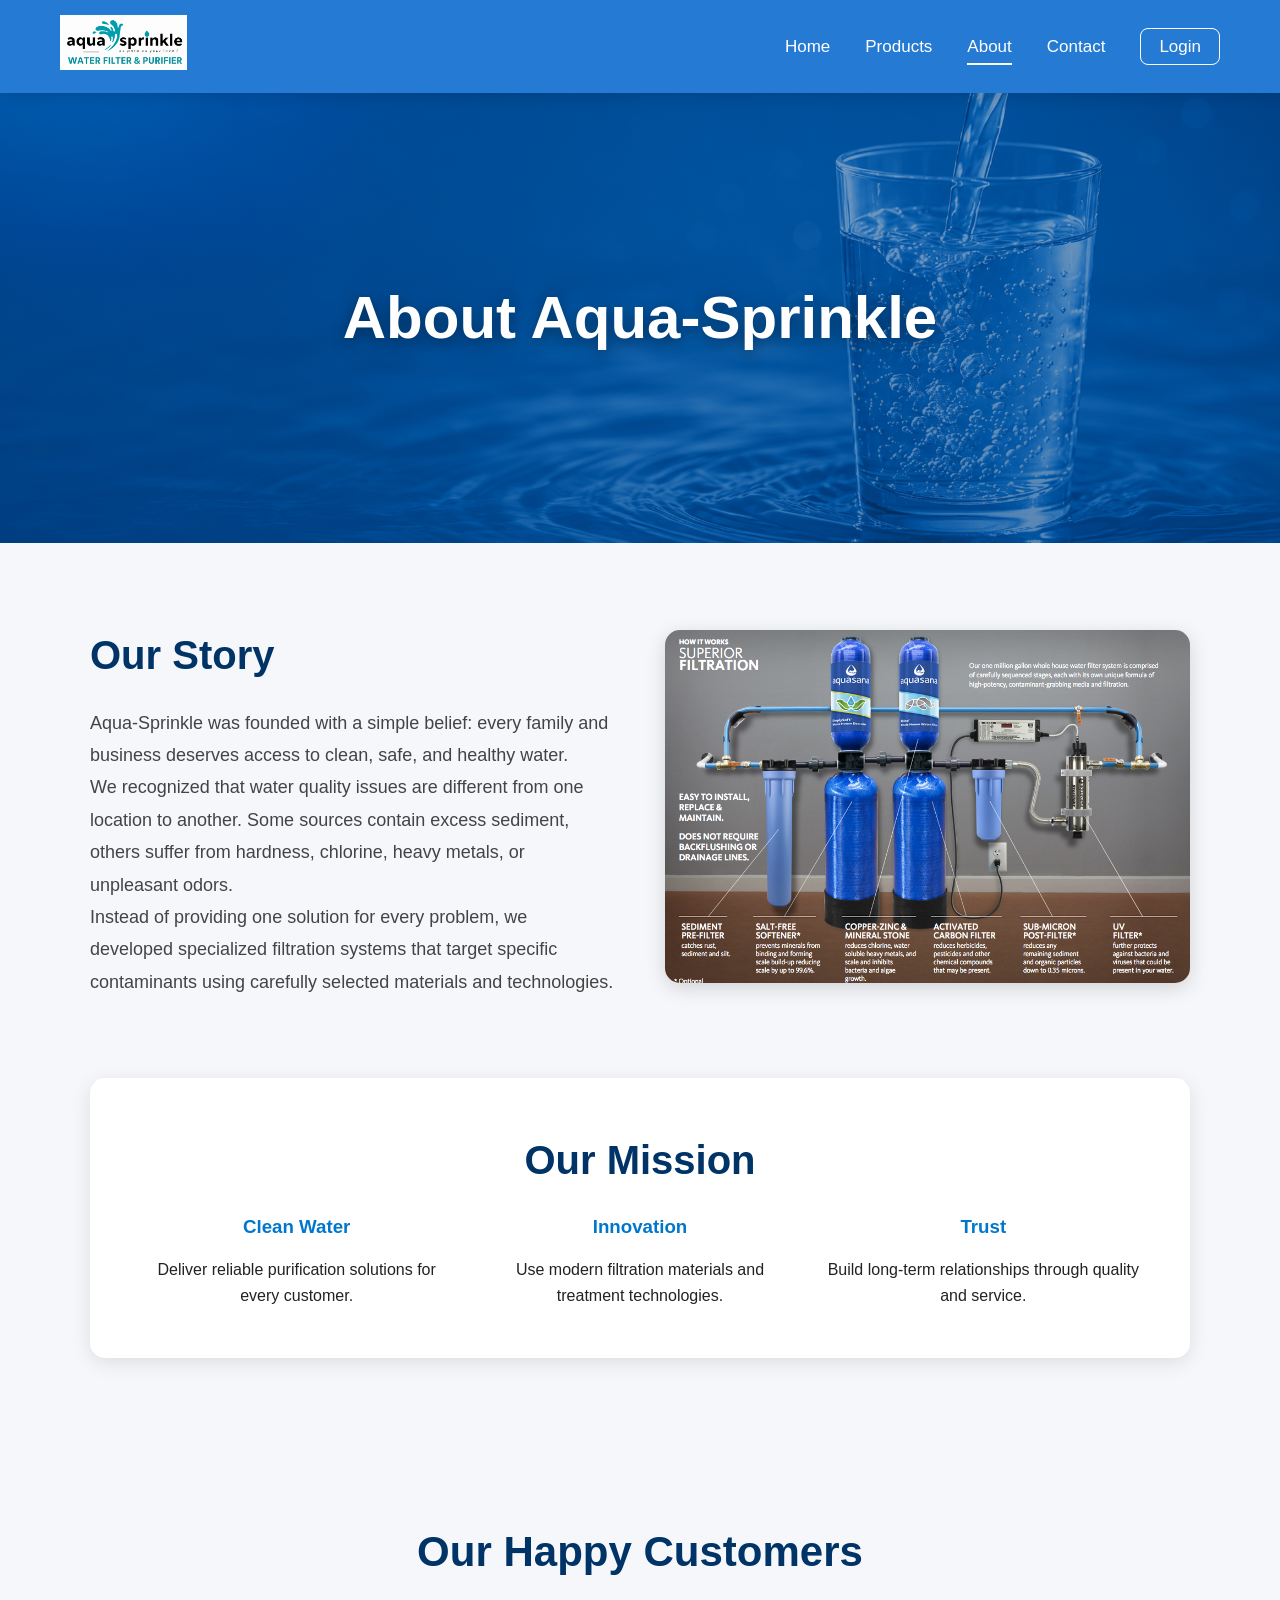
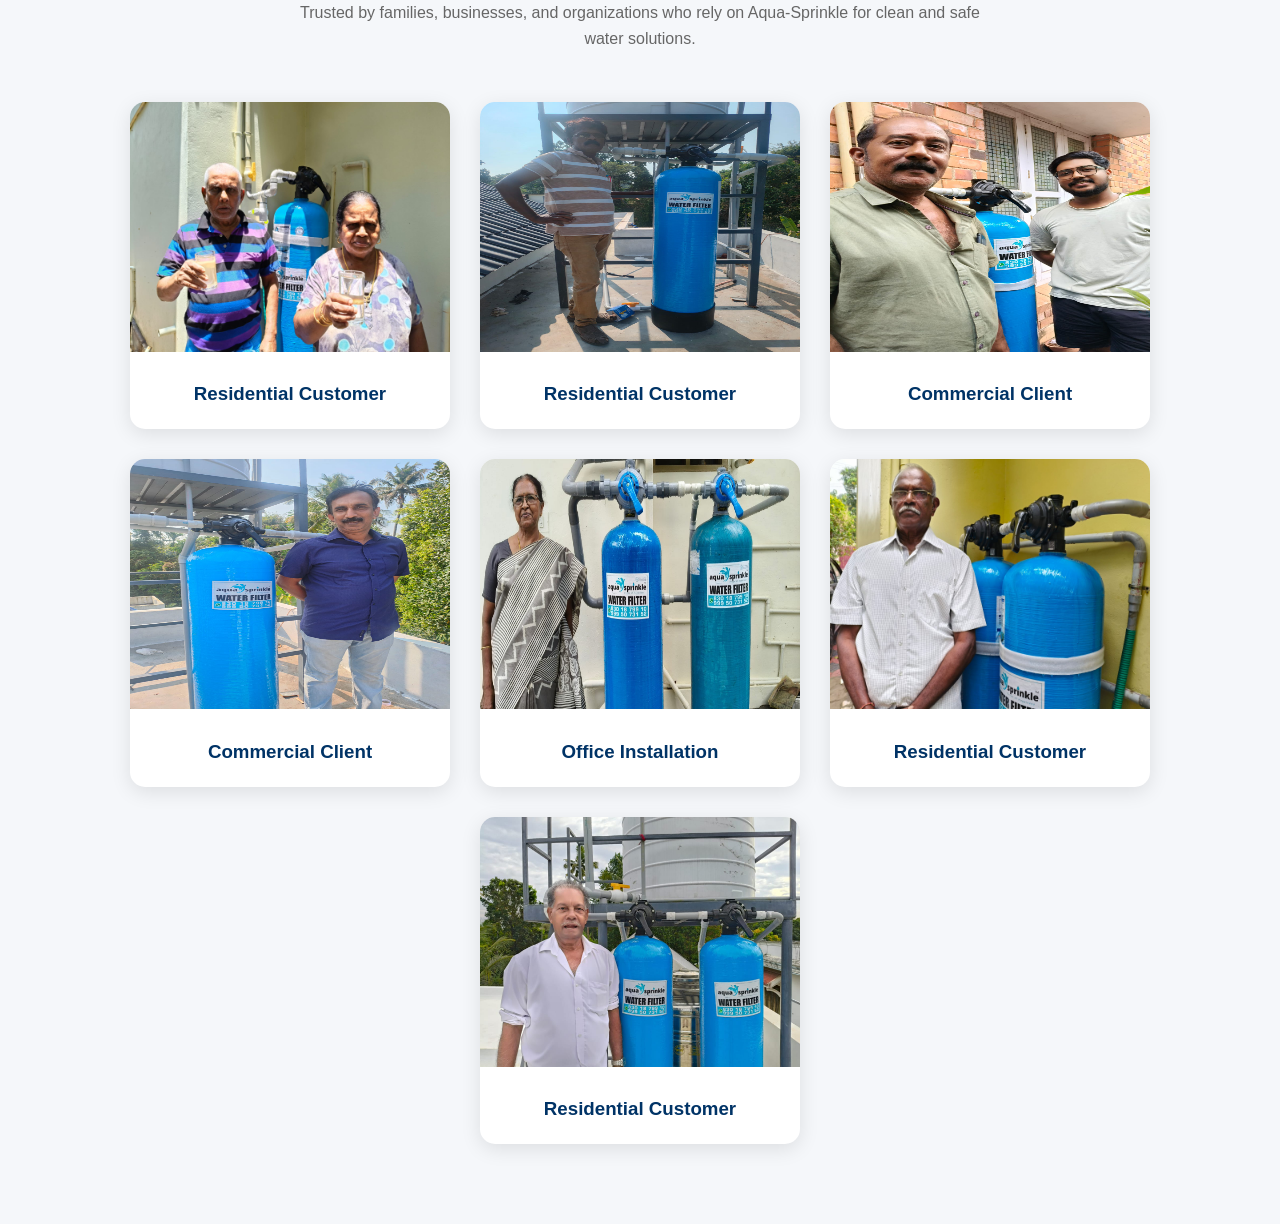
<file: about.html>
<!DOCTYPE html>
<html lang="en">

<head>
<meta charset="UTF-8">
<meta name="viewport" content="width=device-width, initial-scale=1.0">
<title>About Us | Aqua-Sprinkle</title>

<link rel="stylesheet" href="style.css">

<!-- PAGE SPECIFIC STYLES -->
<style>

.about-banner{
    height:450px;

    background:
    linear-gradient(
        rgba(0,70,140,0.55),
        rgba(0,70,140,0.65)
    ),
    url("images/hero.png");

    background-size:cover;
    background-position:center;
    background-repeat:no-repeat;

    display:flex;
    justify-content:center;
    align-items:center;

    text-align:center;
    color:white;
}

.about-banner h1{
    font-size:60px;
    font-weight:700;
    text-shadow:0 4px 15px rgba(0,0,0,0.4);
}

@media(max-width:900px){

    .about-banner{
        height:300px;
    }

    .about-banner h1{
        font-size:40px;
    }

}

.about-banner h1{
    font-size:60px;
}

.about-page{
    max-width:1200px;
    margin:auto;
    padding:80px 50px;
}

.story-section{
    display:flex;
    align-items:center;
    gap:50px;
    margin-bottom:80px;
}

.story-text{
    flex:1;
}

.story-text h2{
    color:#003366;
    margin-bottom:20px;
    font-size:40px;
}

.story-text p{
    line-height:1.8;
    font-size:18px;
    color:#444;
}

.story-image{
    flex:1;
}

.story-image img{
    width:100%;
    border-radius:15px;
    box-shadow:0 5px 20px rgba(0,0,0,0.15);
}

.mission-section{
    background:white;
    padding:50px;
    border-radius:15px;
    box-shadow:0 5px 20px rgba(0,0,0,0.1);
}

.mission-section h2{
    text-align:center;
    color:#003366;
    margin-bottom:20px;
    font-size: 40px;
}

.mission-grid{
    display:grid;
    grid-template-columns:repeat(auto-fit,minmax(250px,1fr));
    gap:30px;
}

.mission-card{
    text-align:center;
}

.mission-card h3{
    margin-bottom:15px;
    color:#0077cc;
}

/* MOBILE */
@media(max-width:900px){

    .story-section{
        flex-direction:column;
    }

    .about-banner h1{
        font-size:40px;
    }

    .about-page{
        padding:50px 25px;
    }
}

</style>

</head>

<body>

<!-- NAVBAR (UNIFIED ACROSS ALL PAGES) -->
<nav class="navbar">

    <div class="logo">
        <img src="images/logo.png" alt="Aqua-Sprinkle Logo">
    </div>

    <!-- MOBILE MENU BUTTON -->
    <div class="menu-toggle" id="menu-toggle">
        ☰
    </div>

    <ul class="nav-links" id="nav-links">
        <li><a href="index.html">Home</a></li>
        <li><a href="products.html">Products</a></li>
        <li><a class="active" href="about.html">About</a></li>
        <li><a href="contact.html">Contact</a></li>
        <li><a class="login-btn" href="login.html">Login</a></li>
    </ul>

</nav>

<!-- BANNER -->
<section class="about-banner">
    <h1>About Aqua-Sprinkle</h1>
</section>

<!-- CONTENT -->
<div class="about-page">

    <section class="story-section">

        <div class="story-text">

            <h2>Our Story</h2>

            <p>
                Aqua-Sprinkle was founded with a simple belief:
                every family and business deserves access to clean,
                safe, and healthy water.
            </p>

            <p>
                We recognized that water quality issues are different
                from one location to another. Some sources contain
                excess sediment, others suffer from hardness, chlorine,
                heavy metals, or unpleasant odors.
            </p>

            <p>
                Instead of providing one solution for every problem,
                we developed specialized filtration systems that target
                specific contaminants using carefully selected materials
                and technologies.
            </p>

        </div>

        <div class="story-image">
            <img src="images/about-filter.png" alt="Water Filter">
        </div>

    </section>

    <section class="mission-section">

        <h2>Our Mission</h2>

        <div class="mission-grid">

            <div class="mission-card">
                <h3>Clean Water</h3>
                <p>Deliver reliable purification solutions for every customer.</p>
            </div>

            <div class="mission-card">
                <h3>Innovation</h3>
                <p>Use modern filtration materials and treatment technologies.</p>
            </div>

            <div class="mission-card">
                <h3>Trust</h3>
                <p>Build long-term relationships through quality and service.</p>
            </div>

        </div>

    </section>

</div>

<section class="customers-section">

    <h2>Our Happy Customers</h2>

    <p class="customers-subtitle">
        Trusted by families, businesses, and organizations who rely on
        Aqua-Sprinkle for clean and safe water solutions.
    </p>

    <div class="customers-gallery">

        <div class="customer-card">
            <img src="images/c1.jpeg" alt="Satisfied Customer">
            <h3>Residential Customer</h3>
        </div>

        <div class="customer-card">
            <img src="images/c2.jpeg" alt="Satisfied Customer">
            <h3>Residential Customer</h3>
        </div>

        <div class="customer-card">
            <img src="images/c3.jpeg" alt="Satisfied Customer">
            <h3>Commercial Client</h3>
        </div>

        <div class="customer-card">
            <img src="images/c4.jpeg" alt="Satisfied Customer">
            <h3>Commercial Client</h3>
        </div>

        <div class="customer-card">
            <img src="images/c5.jpeg" alt="Satisfied Customer">
            <h3>Office Installation</h3>
        </div>

        <div class="customer-card">
            <img src="images/c66.jpeg" alt="Satisfied Customer">
            <h3>Residential Customer</h3>
        </div>

        <div class="customer-card">
            <img src="images/c7.jpeg" alt="Satisfied Customer">
            <h3>Residential Customer</h3>
        </div>

    </div>

</section>

<!-- MOBILE MENU SCRIPT -->
<script>
const menuToggle = document.getElementById("menu-toggle");
const navLinks = document.getElementById("nav-links");

menuToggle.addEventListener("click", () => {
    navLinks.classList.toggle("show");
});
</script>

</body>
</html>
</file>
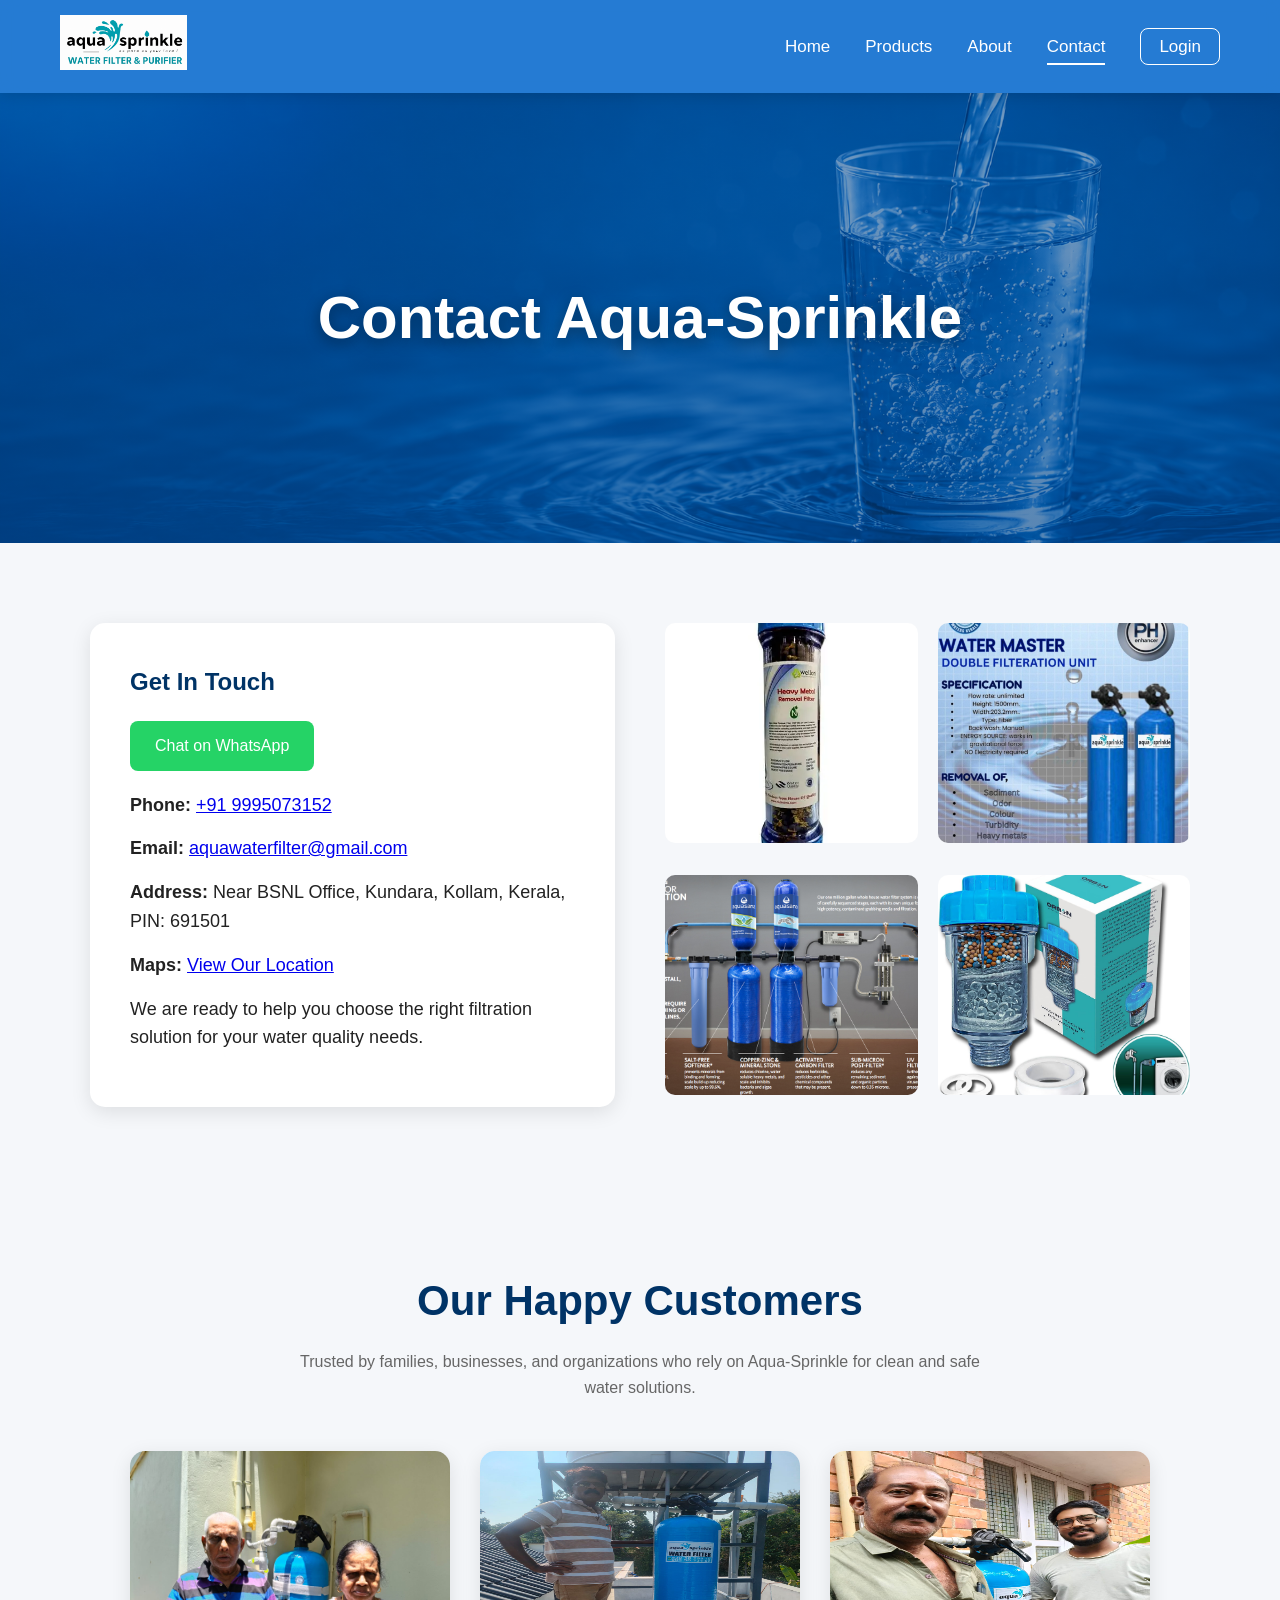
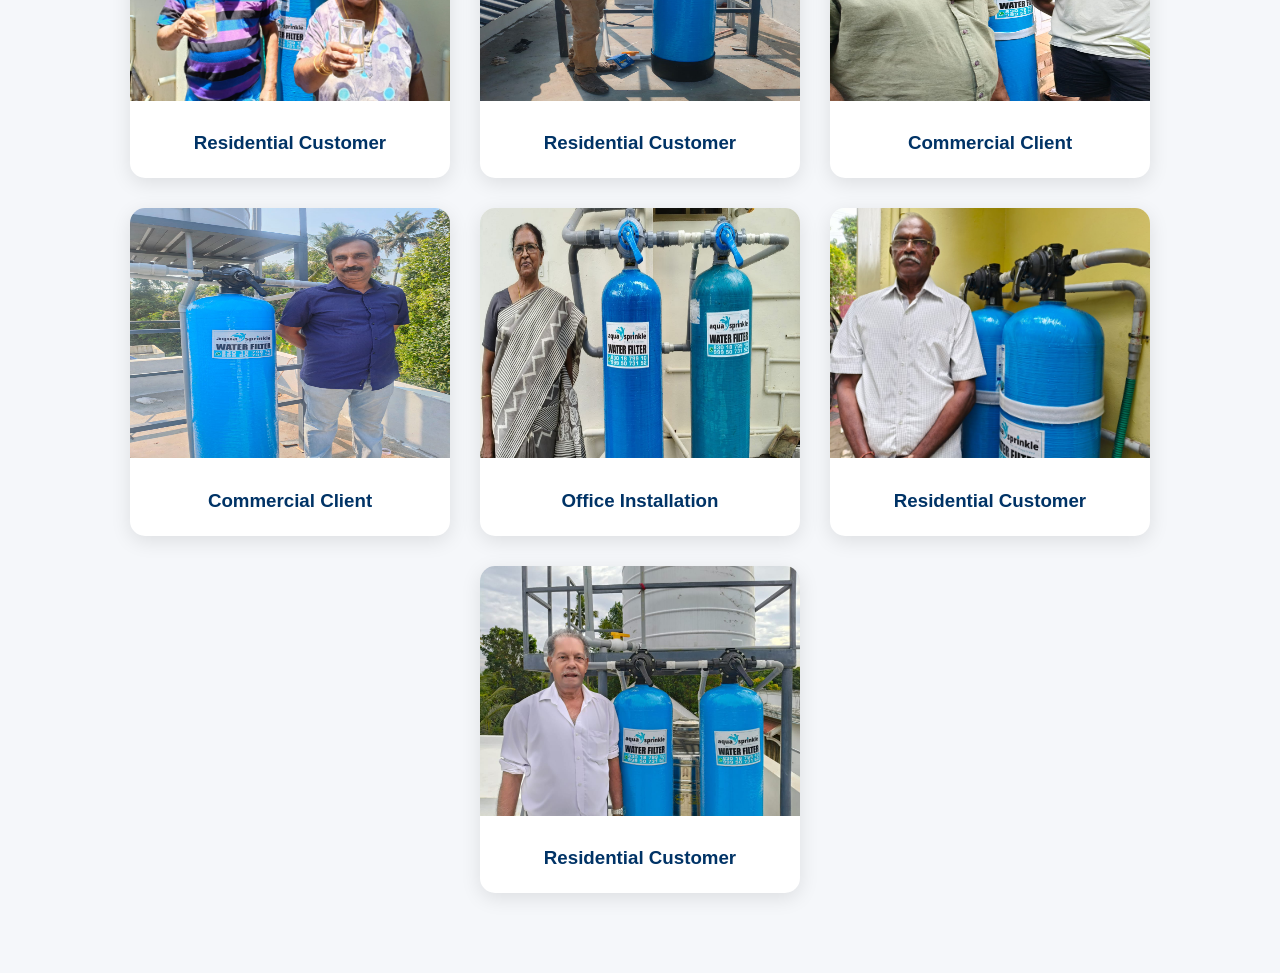
<file: contact.html>
<!DOCTYPE html>
<html lang="en">
<head>
<meta charset="UTF-8">
<meta name="viewport" content="width=device-width, initial-scale=1.0">
<title>Contact Us | Aqua-Sprinkle</title>

<link rel="stylesheet" href="style.css">

<style>

/* ==========================
   CONTACT BANNER
========================== */

.contact-banner{
    height:450px;

    background:
    linear-gradient(
        rgba(0,70,140,0.55),
        rgba(0,70,140,0.65)
    ),
    url("images/hero.png");

    background-size:cover;
    background-position:center;
    background-repeat:no-repeat;

    display:flex;
    justify-content:center;
    align-items:center;

    text-align:center;
    color:white;
}

.contact-banner h1{
    font-size:60px;
    font-weight:700;
    text-shadow:0 4px 15px rgba(0,0,0,0.4);
}

@media(max-width:900px){

    .contact-banner{
        height:300px;
    }

    .contact-banner h1{
        font-size:40px;
    }

}

.contact-banner h1{
    font-size:60px;
}

.contact-container{
    max-width:1200px;
    margin:auto;
    padding:80px 50px;
}

.contact-grid{
    display:grid;
    grid-template-columns:1fr 1fr;
    gap:50px;
}

.contact-card{
    background:white;
    padding:40px;
    border-radius:15px;
    box-shadow:0 5px 20px rgba(0,0,0,0.1);
}

.contact-card h2{
    margin-bottom:5px;
    color:#003366;
}

.contact-card p{
    margin-bottom:15px;
    font-size:18px;
}

.gallery{
    display:grid;
    grid-template-columns:repeat(2,1fr);
    gap:20px;
}

.gallery img{
    width:100%;
    border-radius:10px;
    height:220px;
    object-fit:cover;
}

@media(max-width:900px){

    .contact-grid{
        grid-template-columns:1fr;
    }

    .contact-banner h1{
        font-size:40px;
    }

    .contact-container{
        padding:50px 25px;
    }
}

</style>

</head>

<body>

<!-- NAVBAR (UNIFIED) -->
<nav class="navbar">

    <div class="logo">
        <img src="images/logo.png" alt="Aqua-Sprinkle Logo">
    </div>

    <!-- MOBILE MENU BUTTON -->
    <div class="menu-toggle" id="menu-toggle">
        ☰
    </div>

    <ul class="nav-links" id="nav-links">
        <li><a href="index.html">Home</a></li>
        <li><a href="products.html">Products</a></li>
        <li><a href="about.html">About</a></li>
        <li><a class="active" href="contact.html">Contact</a></li>
        <li><a class="login-btn" href="login.html">Login</a></li>
    </ul>

</nav>

<!-- BANNER -->
<section class="contact-banner">
    <h1>Contact Aqua-Sprinkle</h1>
</section>

<!-- CONTENT -->
<section class="contact-container">

    <div class="contact-grid">

        <div class="contact-card">

            <h2>Get In Touch</h2>
            <a href="https://wa.me/918301879910" target="_blank"
            class="whatsapp-btn">Chat on WhatsApp</a>

            <p><strong>Phone:</strong> <a href="tel:+91 9995073152">+91 9995073152</a></p>
            <p><strong>Email:</strong> <a href="mailto:aquawaterfilter@gmail.com">aquawaterfilter@gmail.com</a></p>
            <p><strong>Address:</strong> Near BSNL Office, Kundara, Kollam, Kerala, PIN: 691501 </p>
            <p><strong>Maps:</strong> <a href="https://maps.google.com" target="_blank">View Our Location</a></p>

            <p>
                We are ready to help you choose the right
                filtration solution for your water quality needs.
            </p>

        </div>

        <div class="gallery">

            <img src="images/metal.webp" alt="Metal Filter">
            <img src="images/75.jpeg" alt="Water System">
            <img src="images/about-filter.png" alt="Filter Setup">
            <img src="images/hard.jpg" alt="Hard Water Solution">

        </div>

    </div>

</section>

<section class="customers-section">

    <h2>Our Happy Customers</h2>

    <p class="customers-subtitle">
        Trusted by families, businesses, and organizations who rely on
        Aqua-Sprinkle for clean and safe water solutions.
    </p>

    <div class="customers-gallery">

        <div class="customer-card">
            <img src="images/c1.jpeg" alt="Satisfied Customer">
            <h3>Residential Customer</h3>
        </div>

        <div class="customer-card">
            <img src="images/c2.jpeg" alt="Satisfied Customer">
            <h3>Residential Customer</h3>
        </div>

        <div class="customer-card">
            <img src="images/c3.jpeg" alt="Satisfied Customer">
            <h3>Commercial Client</h3>
        </div>

        <div class="customer-card">
            <img src="images/c4.jpeg" alt="Satisfied Customer">
            <h3>Commercial Client</h3>
        </div>

        <div class="customer-card">
            <img src="images/c5.jpeg" alt="Satisfied Customer">
            <h3>Office Installation</h3>
        </div>

        <div class="customer-card">
            <img src="images/c66.jpeg" alt="Satisfied Customer">
            <h3>Residential Customer</h3>
        </div>

        <div class="customer-card">
            <img src="images/c7.jpeg" alt="Satisfied Customer">
            <h3>Residential Customer</h3>
        </div>

    </div>

</section>


<!-- MOBILE MENU SCRIPT -->
<script>
const menuToggle = document.getElementById("menu-toggle");
const navLinks = document.getElementById("nav-links");

menuToggle.addEventListener("click", () => {
    navLinks.classList.toggle("show");
});
</script>

</body>
</html>
</file>
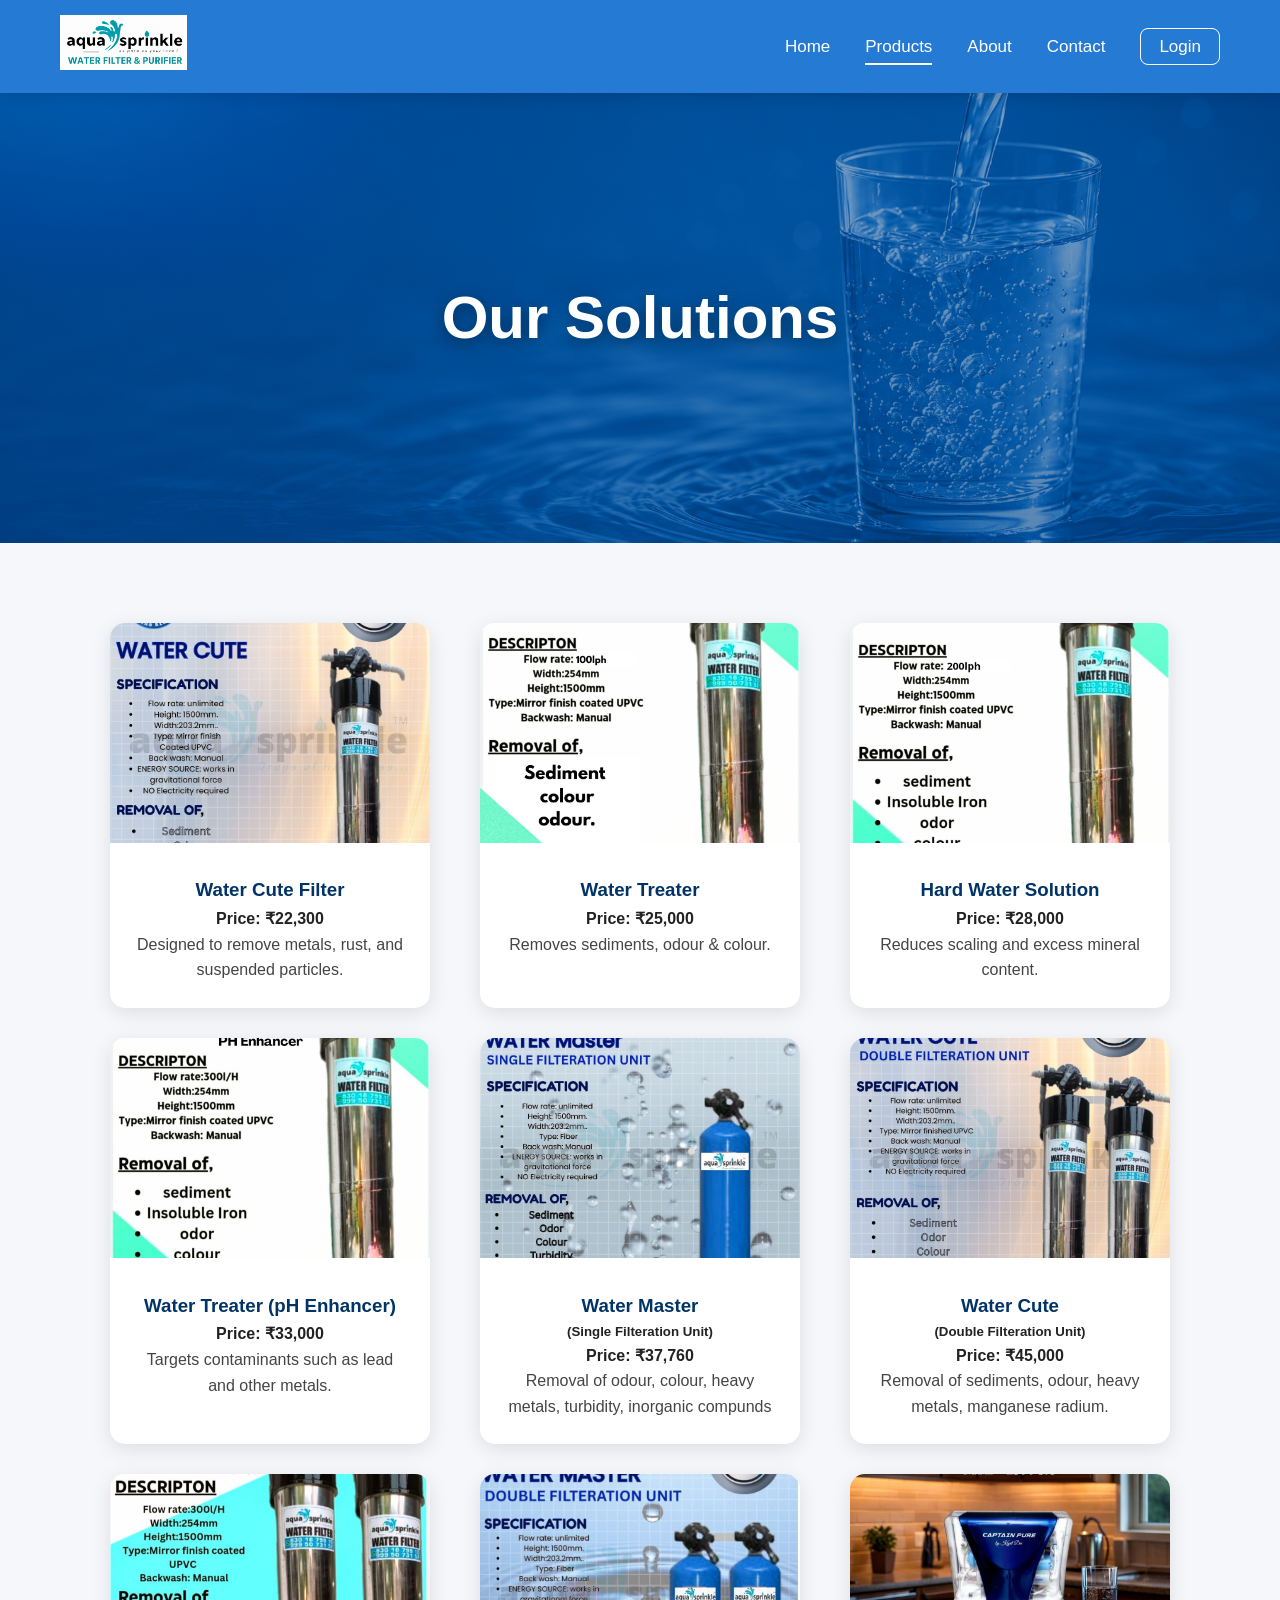
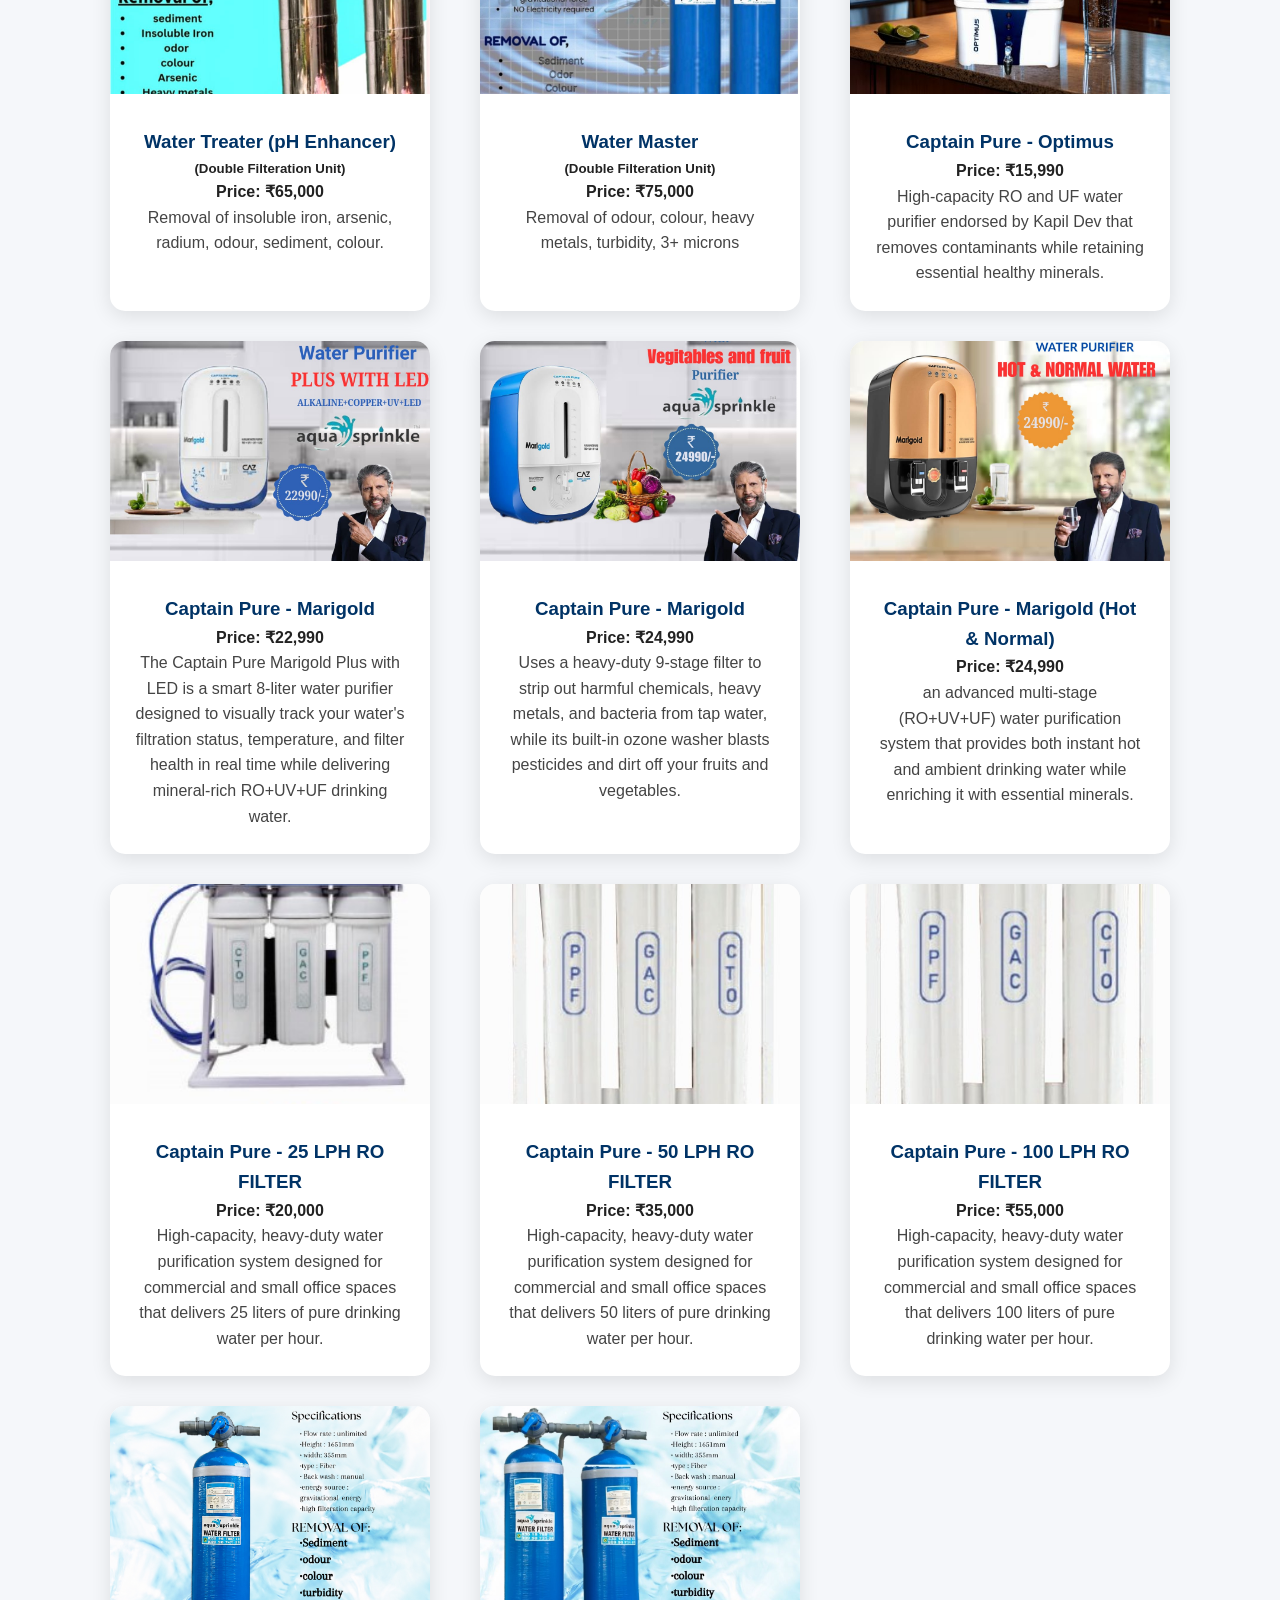
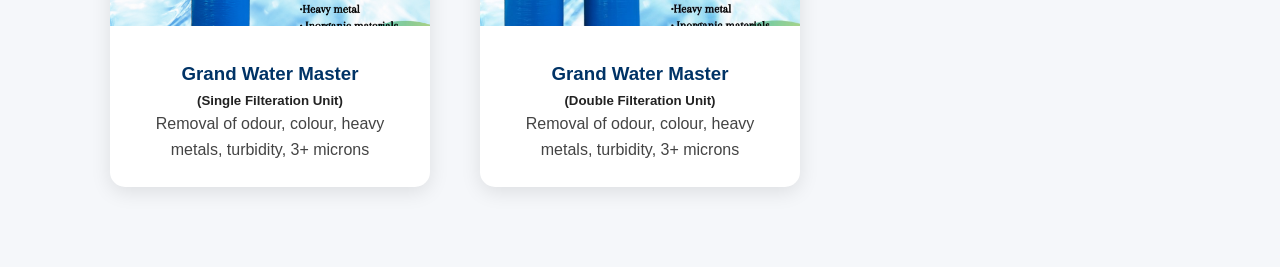
<file: products.html>
<!DOCTYPE html>
<html lang="en">

<head>
<meta charset="UTF-8">
<meta name="viewport" content="width=device-width, initial-scale=1.0">
<title>Products | Aqua-Sprinkle</title>

<link rel="stylesheet" href="style.css">

<!-- PAGE-SPECIFIC STYLES -->
<style>

/* ==========================
   PRODUCTS BANNER
========================== */

.products-banner{
    height:450px;

    background:
    linear-gradient(
        rgba(0,70,140,0.55),
        rgba(0,70,140,0.65)
    ),
    url("images/hero.png");

    background-size:cover;
    background-position:center;
    background-repeat:no-repeat;

    display:flex;
    justify-content:center;
    align-items:center;

    text-align:center;
    color:white;

    padding:0 20px;
}

.products-banner h1{
    font-size:60px;
    font-weight:700;
    text-shadow:0 4px 15px rgba(0,0,0,0.4);
}

@media(max-width:900px){

    .products-banner{
        height:300px;
    }

    .products-banner h1{
        font-size:40px;
    }

}

/* ==========================
   CONTAINER (FIXED CENTERING)
========================== */

.products-container{
    padding:80px 60px;
    max-width:1200px;
    margin:auto;
}

/* ==========================
   GRID (CENTER FIX)
========================== */

.product-grid{
    display:grid;
    grid-template-columns:repeat(auto-fit,minmax(260px,1fr));
    gap:30px;
    justify-items:center;
    align-items:stretch;
}

/* ==========================
   CARD
========================== */

.product-card{
    background:white;
    border-radius:15px;
    overflow:hidden;
    box-shadow:0 5px 20px rgba(0,0,0,0.1);

    width:100%;
    max-width:320px;

    transition:0.3s;
}

.product-card:hover{
    transform:translateY(-5px);
}

.product-card img{
    width:100%;
    height:220px;
    object-fit:cover;
}

.product-info{
    padding:25px;
    text-align:center;
}

.product-info h3{
    margin-bottom:1px;
    color:#003366;
}

.product-info p{
    line-height:1.6;
    color:#444;
}

/* ==========================
   MOBILE FIX (IMPORTANT)
========================== */

@media(max-width:900px){

    .products-container{
        padding:50px 20px;
        text-align:center;
    }

    .products-banner h1{
        font-size:40px;
    }

    .product-grid{
        grid-template-columns:1fr;
        justify-items:center;
    }

    .product-card{
        width:100%;
        max-width:340px;
    }
}

</style>

</head>

<body>

<!-- NAVBAR -->
<nav class="navbar">

    <div class="logo">
        <img src="images/logo.png" alt="Aqua-Sprinkle Logo">
    </div>

    <div class="menu-toggle" id="menu-toggle">
        ☰
    </div>

    <ul class="nav-links" id="nav-links">
        <li><a href="index.html">Home</a></li>
        <li><a class="active" href="products.html">Products</a></li>
        <li><a href="about.html">About</a></li>
        <li><a href="contact.html">Contact</a></li>
        <li><a class="login-btn" href="login.html">Login</a></li>
    </ul>

</nav>

<!-- BANNER -->
<section class="products-banner">
    <h1>Our Solutions</h1>
</section>

<!-- PRODUCTS -->
<section class="products-container">

    <div class="product-grid">

        <div class="product-card">
            <img src="images/22.jpeg" alt="Water Cute Filter">
            <div class="product-info">
                <h3>Water Cute Filter</h3><h4>Price: ₹22,300</h4>
                <p>Designed to remove metals, rust, and suspended particles.</p>
            </div>
        </div>

        <div class="product-card">
            <img src="images/25.jpeg" alt="Water Treater">
            <div class="product-info">
                <h3>Water Treater</h3>
                <h4>Price: ₹25,000</h4>
                <p>Removes sediments, odour & colour.</p>
            </div>
        </div>

        <div class="product-card">
            <img src="images/28.jpeg" alt="Hard Water Solution">
            <div class="product-info">
                <h3>Hard Water Solution</h3>
                <h4>Price: ₹28,000</h4>
                <p>Reduces scaling and excess mineral content.</p>
            </div>
        </div>

        <div class="product-card">
            <img src="images/33.jpeg" alt="Heavy Metal Filter">
            <div class="product-info">
                <h3>Water Treater (pH Enhancer) </h3>
                <h4> Price: ₹33,000</h4>
                <p>Targets contaminants such as lead and other metals.</p>
            </div>
        </div>

        <div class="product-card">
            <img src="images/37.jpeg" alt="Heavy Metal Filter">
            <div class="product-info">
                <h3>Water Master <h5> (Single Filteration Unit) </h5> </h3>
                <h4> Price: ₹37,760</h4>
                <p>Removal of odour, colour, heavy metals, turbidity, inorganic compunds</p>
            </div>
        </div>

        <div class="product-card">
            <img src="images/45.jpeg" alt="Heavy Metal Filter">
            <div class="product-info">
                <h3> Water Cute <h5> (Double Filteration Unit) </h5> </h3>
                <h4> Price: ₹45,000</h4>
                <p>Removal of sediments, odour, heavy metals, manganese radium.</p>
            </div>
        </div>

        <div class="product-card">
            <img src="images/65.jpeg" alt="Heavy Metal Filter">
            <div class="product-info">
                <h3>Water Treater (pH Enhancer)<h5>(Double Filteration Unit)</h5> </h3>
                <h4> Price: ₹65,000</h4>
                <p>Removal of insoluble iron, arsenic, radium, odour, sediment, colour.</p>
            </div>
        </div>

        <div class="product-card">
            <img src="images/75.jpeg" alt="Heavy Metal Filter">
            <div class="product-info">
                <h3>Water Master <h5> (Double Filteration Unit) </h5> </h3>
                <h4> Price: ₹75,000</h4>
                <p>Removal of odour, colour, heavy metals, turbidity, 3+ microns </p>
            </div>
        </div>

        <div class="product-card">
            <img src="images/RO15.jpeg" alt="Heavy Metal Filter">
            <div class="product-info">
                <h3>Captain Pure - Optimus </h3>
                <h4> Price: ₹15,990</h4>
                <p>High-capacity RO and UF water purifier endorsed by Kapil Dev that removes contaminants while retaining essential healthy minerals.</p>
            </div>
        </div>

        <div class="product-card">
            <img src="images/ro22.jpeg" alt="Heavy Metal Filter">
            <div class="product-info">
                <h3>Captain Pure - Marigold </h3>
                <h4> Price: ₹22,990</h4>
                <p>The Captain Pure Marigold Plus with LED is a smart 8-liter water purifier designed to visually track your water's filtration status, temperature, and filter health in real time while delivering mineral-rich RO+UV+UF drinking water.</p>
            </div>
        </div>

        <div class="product-card">
            <img src="images/rRO24.jpeg" alt="Heavy Metal Filter">
            <div class="product-info">
                <h3>Captain Pure - Marigold</h3>
                <h4> Price: ₹24,990</h4>
                <p>Uses a heavy-duty 9-stage filter to strip out harmful chemicals, heavy metals, and bacteria from tap water, while its built-in ozone washer blasts pesticides and dirt off your fruits and vegetables.</p>
            </div>
        </div>

        <div class="product-card">
            <img src="images/RO 24 .jpeg" alt="Heavy Metal Filter">
            <div class="product-info">
                <h3>Captain Pure - Marigold (Hot & Normal)</h3>
                <h4> Price: ₹24,990</h4>
                <p>an advanced multi-stage (RO+UV+UF) water purification system that provides both instant hot and ambient drinking water while enriching it with essential minerals.</p>
            </div>
        </div>

        <div class="product-card">
            <img src="images/25lph ro 20.jpeg" alt="Heavy Metal Filter">
            <div class="product-info">
                <h3>Captain Pure - 25 LPH RO FILTER</h3>
                <h4> Price: ₹20,000</h4>
                <p>High-capacity, heavy-duty water purification system designed for commercial and small office spaces that delivers 25 liters of pure drinking water per hour.</p>
            </div>
        </div>

        <div class="product-card">
            <img src="images/50 lph ro 5.jpeg" alt="Heavy Metal Filter">
            <div class="product-info">
                <h3>Captain Pure - 50 LPH RO FILTER</h3>
                <h4> Price: ₹35,000</h4>
                <p>High-capacity, heavy-duty water purification system designed for commercial and small office spaces that delivers 50 liters of pure drinking water per hour.</p>
            </div>
        </div>

        <div class="product-card">
            <img src="images/100lph ro 55.jpeg" alt="Heavy Metal Filter">
            <div class="product-info">
                <h3>Captain Pure - 100 LPH RO FILTER</h3>
                <h4> Price: ₹55,000</h4>
                <p>High-capacity, heavy-duty water purification system designed for commercial and small office spaces that delivers 100 liters of pure drinking water per hour.</p>
            </div>
        </div>

        <div class="product-card">
            <img src="images/nn.png" alt="Heavy Metal Filter">
            <div class="product-info">
                <h3>Grand Water Master <h5> (Single Filteration Unit) </h5> </h3>
                <p>Removal of odour, colour, heavy metals, turbidity, 3+ microns </p>
            </div>
        </div>

        <div class="product-card">
            <img src="images/nnn.jpeg" alt="Heavy Metal Filter">
            <div class="product-info">
                <h3>Grand Water Master <h5> (Double Filteration Unit) </h5> </h3>
                <p>Removal of odour, colour, heavy metals, turbidity, 3+ microns </p>
            </div>
        </div>

    </div>

</section>

<!-- MOBILE MENU SCRIPT -->
<script>
const menuToggle = document.getElementById("menu-toggle");
const navLinks = document.getElementById("nav-links");

menuToggle.addEventListener("click", () => {
    navLinks.classList.toggle("show");
});
</script>

</body>
</html>
</file>
<file: style.css>
/* ==========================
   BASE RESET
========================== */

*{
    margin:0;
    padding:0;
    box-sizing:border-box;
    font-family:Arial, Helvetica, sans-serif;
}

body{
    background:#f5f7fa;
    color:#222;
    line-height:1.6;
}

section{
    transition:0.3s ease;
}

/* ==========================
   NAVBAR
========================== */

nav{
    display:flex;
    justify-content:space-between;
    align-items:center;
    padding:15px 60px;

    background:rgba(0,102,204,0.85);
    backdrop-filter:blur(12px);

    position:sticky;
    top:0;
    z-index:1000;

    box-shadow:0 2px 15px rgba(0,0,0,0.15);
    transition:0.3s ease;
}

.logo img{
    height:55px;
    width:auto;
}

nav ul{
    list-style:none;
    display:flex;
    align-items:center;
    gap:35px;
}

nav a{
    color:white;
    text-decoration:none;
    font-size:17px;
    font-weight:500;
    position:relative;
    padding:5px 0;
    transition:0.3s;
}

nav a::after{
    content:"";
    position:absolute;
    left:0;
    bottom:-4px;
    width:0%;
    height:2px;
    background:white;
    transition:0.3s;
}

nav a:hover::after,
nav a.active::after{
    width:100%;
}

.login-btn{
    border:1px solid white;
    padding:8px 18px;
    border-radius:8px;
    transition:0.3s;
}

.login-btn:hover{
    background:white;
    color:#0066cc;
}

.menu-toggle{
    display:none;
    font-size:30px;
    color:white;
    cursor:pointer;
}

/* ==========================
   HERO VIDEO SECTION
========================== */

.hero-header{
    position:relative;
    height:100vh;
    overflow:hidden;
}

.hero-video{
    position:absolute;
    top:0;
    left:0;
    width:100%;
    height:100%;
    object-fit:contain;
    z-index:0;
}

.overlay{
    position:absolute;
    top:0;
    left:0;
    width:100%;
    height:100%;
    background:linear-gradient(
        rgba(0,40,80,0.55),
        rgba(0,40,80,0.65)
    );
    z-index:1;
}

.hero-content{
    display:flex;
    align-items:center;
    height:100vh;
    padding-left:100px;
    position:relative;
    z-index:10;
}

.hero-text{
    max-width:700px;
    color:white;
    animation:fadeUp 0.8s ease;
}

.hero-text h1{
    font-size:75px;
    line-height:1.1;
    margin-bottom:1px;
}

.hero-text p{
    font-size:24px;
    line-height:1.6;
    margin-bottom:1px;
}

.hero-text button{
    background:#1e88ff;
    color:white;
    border:none;
    padding:18px 35px;
    border-radius:8px;
    font-size:18px;
    cursor:pointer;
    transition:0.3s;
}

.hero-text button:hover{
    background:#006de0;
    transform:translateY(-3px);
}

/* ==========================
   FEATURES
========================== */

.features{
    display:flex;
    justify-content:center;
    gap:40px;
    margin-top:-80px;
    padding:0 50px 80px;
    position:relative;
    z-index:20;
}

.card{
    background:white;
    width:320px;
    padding:40px;
    text-align:center;
    border-radius:15px;
    box-shadow:0 10px 25px rgba(0,0,0,0.08);
    transition:0.3s;
}

.card:hover{
    transform:translateY(-5px);
}

.card h3{
    margin-bottom:15px;
    font-size:24px;
}

.card p{
    color:#555;
    line-height:1.6;
}

/* ==========================
   ABOUT SECTION
========================== */

.about-section{
    display:flex;
    justify-content:space-between;
    align-items:center;
    gap:50px;
    padding:80px 100px;
}

.about-text{
    flex:1;
}

.about-text h2{
    font-size:45px;
    color:#003366;
    margin-bottom:30px;
}

.about-text p{
    font-size:18px;
    line-height:1.8;
    color:#444;
    margin-bottom:20px;
}

.about-image{
    flex:1;
}

.about-image img{
    width:100%;
    border-radius:15px;
    box-shadow:0 10px 25px rgba(0,0,0,0.15);
}

/* ==========================
   HAPPY CUSTOMERS
========================== */

.customers-section{
    padding:80px 50px;
    text-align:center;
}

.customers-section h2{
    font-size:42px;
    color:#003366;
    margin-bottom:15px;
}

.customers-subtitle{
    color:#666;
    max-width:700px;
    margin:auto;
    margin-bottom:50px;
}

.customers-gallery{
    display:flex;
    justify-content:center;
    gap:30px;
    flex-wrap:wrap;
}

.customer-card{
    width:320px;
    background:white;
    border-radius:15px;
    overflow:hidden;
    box-shadow:0 5px 20px rgba(0,0,0,0.1);
    transition:0.3s;
}

.customer-card:hover{
    transform:translateY(-5px);
}

.customer-card img{
    width:100%;
    height:250px;
    object-fit:fill;
}

.customer-card h3{
    padding:20px;
    color:#003366;
}

/* ==========================
   WHATSAPP BUTTON
========================== */

.whatsapp-btn{
    display:inline-block;
    background:#25D366;
    color:white;
    padding:12px 25px;
    border-radius:8px;
    text-decoration:none;
    margin-top:15px;
    margin-bottom:20px;
}

/* ==========================
   ANIMATIONS
========================== */

@keyframes fadeUp{
    from{
        opacity:0;
        transform:translateY(20px);
    }
    to{
        opacity:1;
        transform:translateY(0);
    }
}

/* ==========================
   MOBILE RESPONSIVE
========================== */

@media(max-width:900px){

    nav{
        padding:15px 25px;
    }

    .menu-toggle{
        display:block;
    }

    nav ul{
        position:absolute;
        top:70px;
        left:0;
        width:100%;

        flex-direction:column;
        gap:0;

        background:rgba(0,102,204,0.95);

        max-height:0;
        overflow:hidden;

        transition:0.4s ease;
    }

    nav ul.show{
        max-height:300px;
        padding:10px 0;
    }

    nav ul li{
        padding:15px;
        text-align:center;
    }

    .login-btn{
        border:none;
        padding:0;
    }

    .hero-content{
        justify-content:center;
        text-align:center;
        padding:40px;
    }

    .hero-text h1{
        font-size:45px;
    }

    .hero-text p{
        font-size:20px;
    }

    .features{
        flex-direction:column;
        align-items:center;
        margin-top:-40px;
    }

    .about-section{
        flex-direction:column;
        padding:50px 30px;
    }
}

.mobile-banner{
    display:none;
}

@media(max-width:900px){

    .hero-video{
        display:none;
    }

    .hero-header{
        background:
        linear-gradient(
            rgba(0,40,80,0.55),
            rgba(0,40,80,0.65)
        ),
        url("images/hero.png");

        background-size:cover;
        background-position:center;
    }

}
</file>
